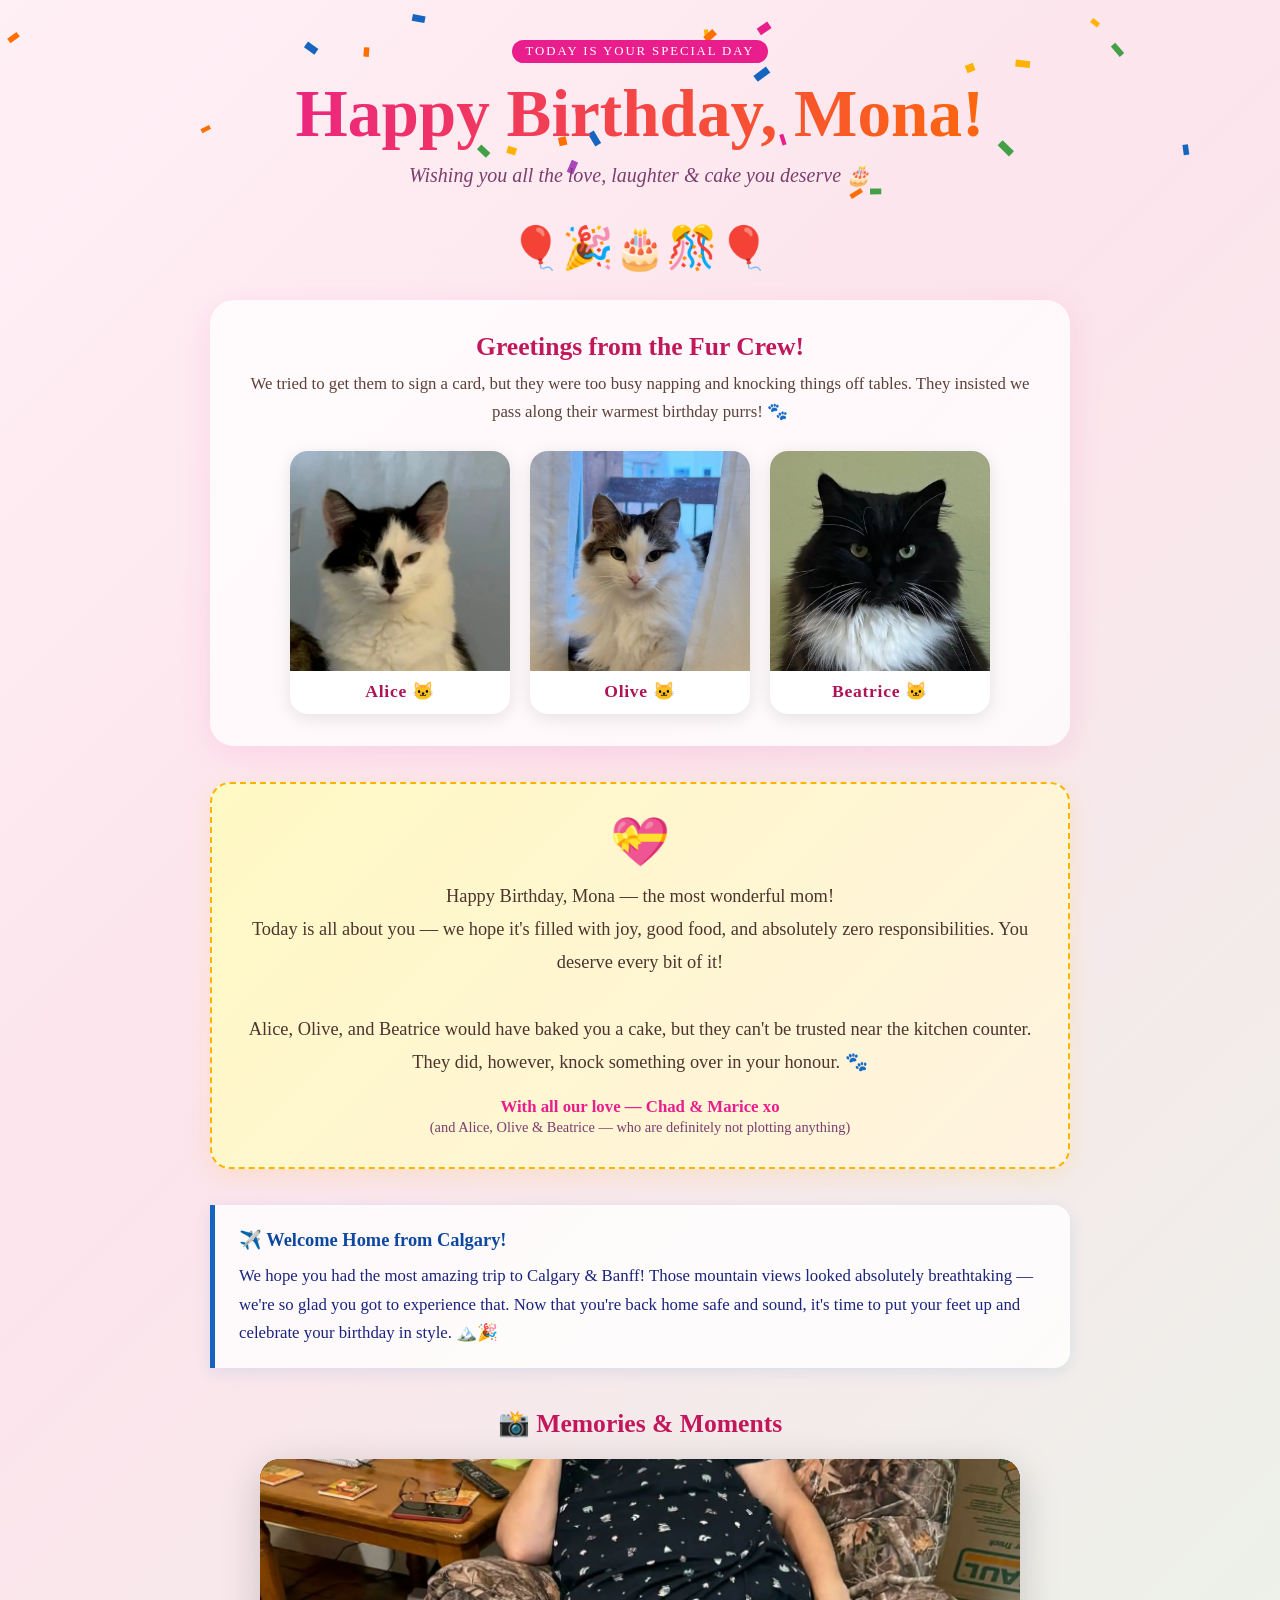
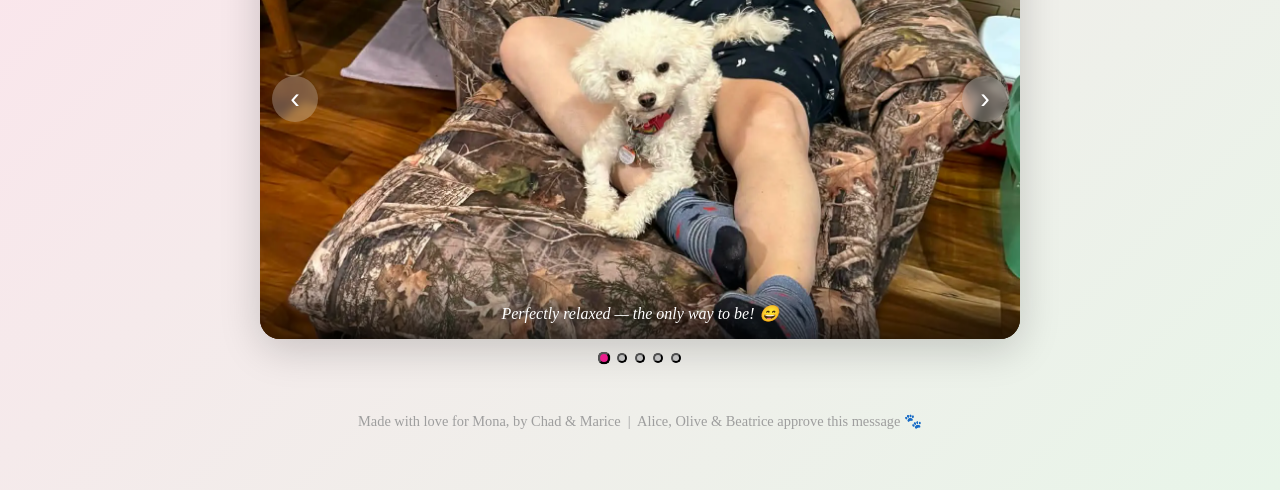
<file: mona-birthday/index.html>
<!DOCTYPE html>
<html lang="en">
<head>
  <meta charset="UTF-8" />
  <meta name="viewport" content="width=device-width, initial-scale=1.0" />
  <title>Happy Birthday! 🎂</title>
  <style>
    /* ── Reset & base ── */
    *, *::before, *::after { box-sizing: border-box; margin: 0; padding: 0; }

    body {
      font-family: 'Georgia', serif;
      background: linear-gradient(135deg, #fff0f6 0%, #fce4ec 40%, #e8f5e9 100%);
      min-height: 100vh;
      color: #3a2a2a;
    }

    /* ── Confetti canvas ── */
    #confetti-canvas {
      position: fixed;
      top: 0; left: 0;
      width: 100%; height: 100%;
      pointer-events: none;
      z-index: 0;
    }

    /* ── Page wrapper ── */
    .page {
      position: relative;
      z-index: 1;
      max-width: 900px;
      margin: 0 auto;
      padding: 40px 20px 60px;
    }

    /* ── Hero header ── */
    .hero {
      text-align: center;
      margin-bottom: 36px;
    }

    .hero .tag {
      display: inline-block;
      background: #e91e8c;
      color: #fff;
      font-size: 0.8rem;
      letter-spacing: 0.15em;
      text-transform: uppercase;
      padding: 4px 14px;
      border-radius: 20px;
      margin-bottom: 14px;
    }

    .hero h1 {
      font-size: clamp(2.4rem, 8vw, 4.2rem);
      font-weight: 900;
      line-height: 1.1;
      background: linear-gradient(90deg, #e91e8c, #ff6f00, #e91e8c);
      background-size: 200% auto;
      -webkit-background-clip: text;
      -webkit-text-fill-color: transparent;
      background-clip: text;
      animation: shimmer 3s linear infinite;
    }

    @keyframes shimmer {
      to { background-position: 200% center; }
    }

    .hero .subtitle {
      margin-top: 12px;
      font-size: 1.25rem;
      color: #7b3f6e;
      font-style: italic;
    }

    /* ── Balloons row ── */
    .balloons {
      display: flex;
      justify-content: center;
      gap: 10px;
      font-size: 2.6rem;
      margin: 18px 0 28px;
      animation: float 3s ease-in-out infinite alternate;
    }
    @keyframes float {
      from { transform: translateY(0); }
      to   { transform: translateY(-10px); }
    }

    /* ── Cat trio section ── */
    .cats-section {
      background: rgba(255,255,255,0.75);
      border-radius: 24px;
      padding: 32px 28px;
      margin-bottom: 36px;
      box-shadow: 0 8px 32px rgba(233,30,140,0.10);
      text-align: center;
    }

    .cats-section h2 {
      font-size: 1.6rem;
      color: #c2185b;
      margin-bottom: 8px;
    }

    .cats-section .intro {
      font-size: 1.05rem;
      color: #5d4037;
      margin-bottom: 24px;
      line-height: 1.7;
    }

    .cat-grid {
      display: flex;
      flex-wrap: wrap;
      gap: 20px;
      justify-content: center;
    }

    .cat-card {
      background: #fff;
      border-radius: 18px;
      overflow: hidden;
      box-shadow: 0 4px 18px rgba(0,0,0,0.10);
      width: 220px;
      transition: transform 0.3s ease, box-shadow 0.3s ease;
    }
    .cat-card:hover {
      transform: translateY(-6px) rotate(-1deg);
      box-shadow: 0 12px 32px rgba(233,30,140,0.18);
    }

    .cat-card img {
      width: 100%;
      height: 220px;
      object-fit: cover;
      display: block;
    }

    .cat-card .cat-name {
      padding: 10px 0 12px;
      font-size: 1.1rem;
      font-weight: 700;
      color: #ad1457;
      letter-spacing: 0.04em;
    }

    /* ── Message card ── */
    .message-card {
      background: linear-gradient(135deg, #fff9c4, #fff3e0);
      border: 2px dashed #ffb300;
      border-radius: 20px;
      padding: 30px 32px;
      margin-bottom: 36px;
      text-align: center;
      box-shadow: 0 6px 24px rgba(255,179,0,0.15);
    }

    .message-card .big-emoji {
      font-size: 3rem;
      margin-bottom: 10px;
    }

    .message-card p {
      font-size: 1.15rem;
      line-height: 1.8;
      color: #4e342e;
    }

    .message-card .sig {
      margin-top: 18px;
      font-size: 1.05rem;
      font-weight: 700;
      color: #e91e8c;
    }

    /* ── Calgary note ── */
    .calgary-note {
      background: rgba(255,255,255,0.80);
      border-left: 5px solid #1565c0;
      border-radius: 0 16px 16px 0;
      padding: 20px 24px;
      margin-bottom: 40px;
      font-size: 1.05rem;
      color: #1a237e;
      line-height: 1.7;
      box-shadow: 0 4px 16px rgba(21,101,192,0.10);
    }

    .calgary-note strong {
      display: block;
      font-size: 1.15rem;
      margin-bottom: 6px;
      color: #0d47a1;
    }

    /* ── Carousel section ── */
    .carousel-section {
      text-align: center;
    }

    .carousel-section h2 {
      font-size: 1.6rem;
      color: #c2185b;
      margin-bottom: 20px;
    }

    .carousel-wrapper {
      position: relative;
      width: 100%;
      max-width: 760px;
      margin: 0 auto;
      border-radius: 20px;
      overflow: hidden;
      box-shadow: 0 10px 40px rgba(0,0,0,0.18);
      background: #111;
    }

    .carousel-track {
      display: flex;
      transition: transform 0.7s cubic-bezier(0.77,0,0.18,1);
    }

    .carousel-slide {
      min-width: 100%;
      position: relative;
    }

    .carousel-slide img {
      width: 100%;
      height: 480px;
      object-fit: cover;
      display: block;
    }

    .carousel-caption {
      position: absolute;
      bottom: 0;
      left: 0; right: 0;
      background: linear-gradient(transparent, rgba(0,0,0,0.65));
      color: #fff;
      padding: 28px 20px 16px;
      font-size: 1rem;
      font-style: italic;
    }

    /* Arrows */
    .carousel-btn {
      position: absolute;
      top: 50%;
      transform: translateY(-50%);
      background: rgba(255,255,255,0.25);
      border: none;
      color: #fff;
      font-size: 1.8rem;
      width: 46px; height: 46px;
      border-radius: 50%;
      cursor: pointer;
      backdrop-filter: blur(4px);
      transition: background 0.2s;
      z-index: 10;
      line-height: 1;
    }
    .carousel-btn:hover { background: rgba(255,255,255,0.45); }
    .carousel-btn.prev { left: 12px; }
    .carousel-btn.next { right: 12px; }

    /* Dots */
    .carousel-dots {
      display: flex;
      justify-content: center;
      gap: 8px;
      margin-top: 14px;
    }
    .dot {
      width: 10px; height: 10px;
      border-radius: 50%;
      background: #ccc;
      cursor: pointer;
      transition: background 0.3s, transform 0.3s;
    }
    .dot.active {
      background: #e91e8c;
      transform: scale(1.3);
    }

    /* ── Footer ── */
    footer {
      text-align: center;
      margin-top: 50px;
      font-size: 0.9rem;
      color: #9e9e9e;
    }

    /* ── Responsive ── */
    @media (max-width: 600px) {
      .cat-card { width: 160px; }
      .cat-card img { height: 160px; }
      .carousel-slide img { height: 300px; }
    }
  </style>
</head>
<body>

<canvas id="confetti-canvas"></canvas>

<div class="page">

  <!-- ── Hero ── -->
  <header class="hero">
    <div class="tag">Today is your special day</div>
    <h1>Happy Birthday, Mona!</h1>
    <p class="subtitle">Wishing you all the love, laughter &amp; cake you deserve 🎂</p>
  </header>

  <div class="balloons">🎈🎉🎂🎊🎈</div>

  <!-- ── Cats ── -->
  <section class="cats-section">
    <h2>Greetings from the Fur Crew!</h2>
    <p class="intro">
      We tried to get them to sign a card, but they were too busy napping and knocking things off tables.
      They insisted we pass along their warmest birthday purrs! 🐾
    </p>
    <div class="cat-grid">
      <div class="cat-card">
        <img src="images/alice.webp" alt="Alice the cat" />
        <div class="cat-name">Alice 🐱</div>
      </div>
      <div class="cat-card">
        <img src="images/olive.webp" alt="Olive the cat" />
        <div class="cat-name">Olive 🐱</div>
      </div>
      <div class="cat-card">
        <img src="images/beatrice.webp" alt="Beatrice the cat" />
        <div class="cat-name">Beatrice 🐱</div>
      </div>
    </div>
  </section>

  <!-- ── Message ── -->
  <div class="message-card">
    <div class="big-emoji">💝</div>
    <p>
      Happy Birthday, Mona — the most wonderful mom!<br />
      Today is all about you — we hope it's filled with joy, good food,
      and absolutely zero responsibilities. You deserve every bit of it!
      <br /><br />
      Alice, Olive, and Beatrice would have baked you a cake,
      but they can't be trusted near the kitchen counter.
      They did, however, knock something over in your honour. 🐾
    </p>
    <div class="sig">With all our love — Chad &amp; Marice xo<br/>
      <span style="font-size:0.9rem; font-weight:400; color:#7b3f6e;">
        (and Alice, Olive &amp; Beatrice — who are definitely not plotting anything)
      </span>
    </div>
  </div>

  <!-- ── Calgary note ── -->
  <div class="calgary-note">
    <strong>✈️ Welcome Home from Calgary!</strong>
    We hope you had the most amazing trip to Calgary &amp; Banff!
    Those mountain views looked absolutely breathtaking — we're so glad you got to experience that.
    Now that you're back home safe and sound, it's time to put your feet up and celebrate your birthday in style. 🏔️🎉
  </div>

  <!-- ── Carousel ── -->
  <section class="carousel-section">
    <h2>📸 Memories &amp; Moments</h2>

    <div class="carousel-wrapper">
      <div class="carousel-track" id="track">

        <div class="carousel-slide">
          <img src="images/mom-dog.webp" alt="Relaxing at home" />
          <div class="carousel-caption">Perfectly relaxed — the only way to be! 😄</div>
        </div>

        <div class="carousel-slide">
          <img src="images/card-game.webp" alt="Card game fun" />
          <div class="carousel-caption">Game night — looking like a winning hand! 🃏</div>
        </div>

        <div class="carousel-slide">
          <img src="images/calgary-transit.webp" alt="Calgary transit adventure" />
          <div class="carousel-caption">Exploring Calgary — transit style! 🚇</div>
        </div>

        <div class="carousel-slide">
          <img src="images/calgary-skyline.webp" alt="Calgary skyline view" />
          <div class="carousel-caption">That Calgary skyline view is absolutely stunning! 🏙️</div>
        </div>

        <div class="carousel-slide">
          <img src="images/banff.jpg" alt="Banff sign" />
          <div class="carousel-caption">Banff! What a beautiful place to visit! 🏔️❄️</div>
        </div>

      </div>

      <button class="carousel-btn prev" id="prevBtn" aria-label="Previous">&#8249;</button>
      <button class="carousel-btn next" id="nextBtn" aria-label="Next">&#8250;</button>
    </div>

    <div class="carousel-dots" id="dots"></div>
  </section>

  <footer>
    Made with love for Mona, by Chad &amp; Marice &nbsp;|&nbsp; Alice, Olive &amp; Beatrice approve this message 🐾
  </footer>

</div>

<!-- ── Scripts ── -->
<script>
  /* ── Carousel ── */
  const track   = document.getElementById('track');
  const slides  = track.querySelectorAll('.carousel-slide');
  const dotsEl  = document.getElementById('dots');
  let current   = 0;
  let timer;

  // Build dots
  slides.forEach((_, i) => {
    const d = document.createElement('button');
    d.className = 'dot' + (i === 0 ? ' active' : '');
    d.setAttribute('aria-label', 'Go to slide ' + (i + 1));
    d.addEventListener('click', () => goTo(i));
    dotsEl.appendChild(d);
  });

  function updateDots() {
    dotsEl.querySelectorAll('.dot').forEach((d, i) =>
      d.classList.toggle('active', i === current));
  }

  function goTo(n) {
    current = (n + slides.length) % slides.length;
    track.style.transform = `translateX(-${current * 100}%)`;
    updateDots();
    resetTimer();
  }

  function resetTimer() {
    clearInterval(timer);
    timer = setInterval(() => goTo(current + 1), 4000);
  }

  document.getElementById('prevBtn').addEventListener('click', () => goTo(current - 1));
  document.getElementById('nextBtn').addEventListener('click', () => goTo(current + 1));

  resetTimer();

  /* ── Confetti ── */
  const canvas = document.getElementById('confetti-canvas');
  const ctx    = canvas.getContext('2d');
  const colors = ['#e91e8c','#ff6f00','#ffb300','#1565c0','#43a047','#ab47bc'];
  let pieces   = [];

  function resize() {
    canvas.width  = window.innerWidth;
    canvas.height = window.innerHeight;
  }
  window.addEventListener('resize', resize);
  resize();

  function spawn() {
    for (let i = 0; i < 6; i++) {
      pieces.push({
        x: Math.random() * canvas.width,
        y: -10,
        w: 8 + Math.random() * 8,
        h: 4 + Math.random() * 4,
        color: colors[Math.floor(Math.random() * colors.length)],
        angle: Math.random() * Math.PI * 2,
        spin:  (Math.random() - 0.5) * 0.15,
        vx:    (Math.random() - 0.5) * 2,
        vy:    1.5 + Math.random() * 2,
        alpha: 1
      });
    }
  }

  function drawConfetti() {
    ctx.clearRect(0, 0, canvas.width, canvas.height);
    pieces.forEach(p => {
      ctx.save();
      ctx.globalAlpha = p.alpha;
      ctx.translate(p.x, p.y);
      ctx.rotate(p.angle);
      ctx.fillStyle = p.color;
      ctx.fillRect(-p.w / 2, -p.h / 2, p.w, p.h);
      ctx.restore();
      p.x     += p.vx;
      p.y     += p.vy;
      p.angle += p.spin;
      if (p.y > canvas.height * 0.6) p.alpha -= 0.012;
    });
    pieces = pieces.filter(p => p.alpha > 0);
    requestAnimationFrame(drawConfetti);
  }

  setInterval(spawn, 300);
  drawConfetti();
</script>

</body>
</html>
</file>
